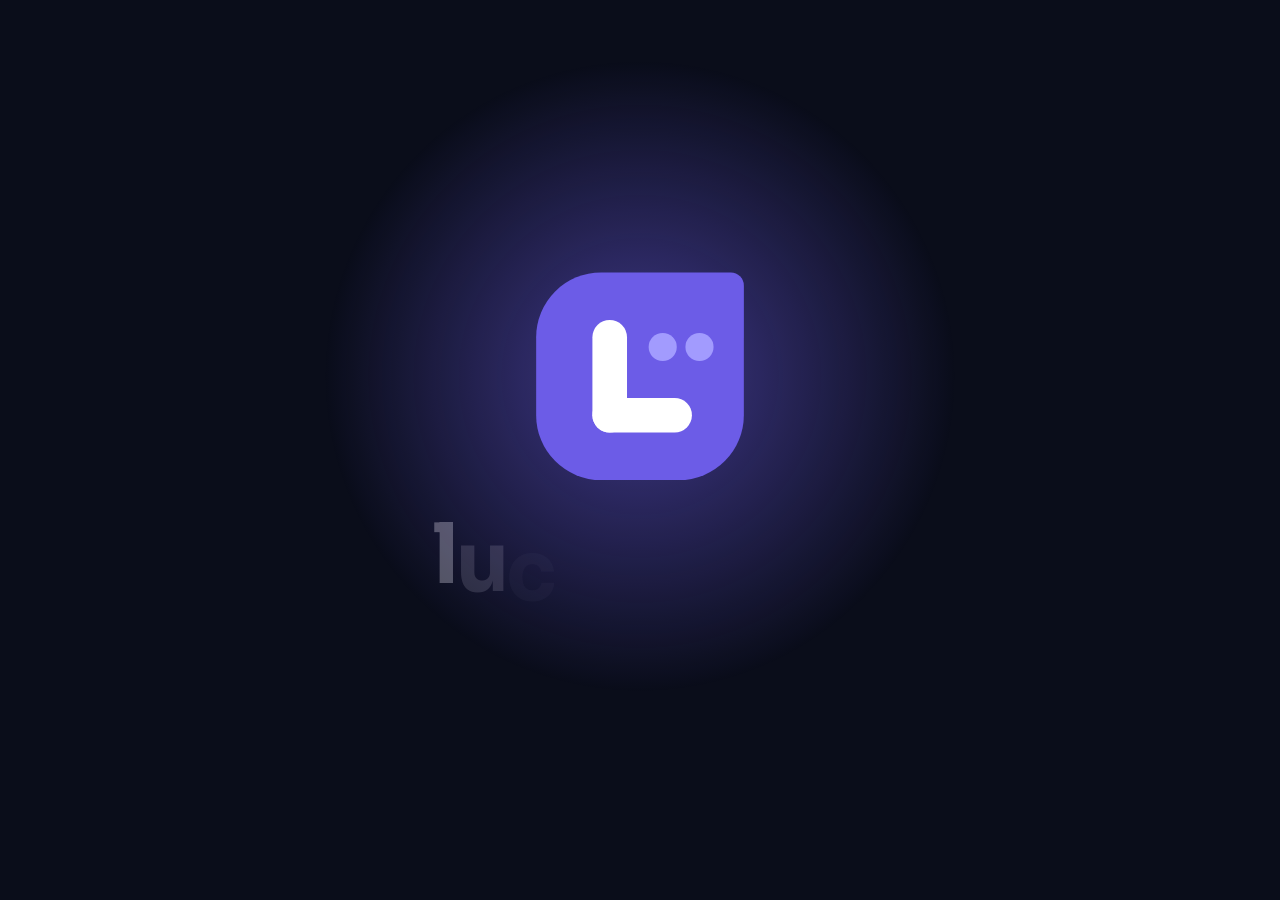
<file: index.html>
<!doctype html>
<html lang="en">
<head>
  <meta charset="utf-8">
  <meta name="viewport" content="width=device-width, initial-scale=1, viewport-fit=cover">
  <title>Lucito Labs</title>
  <meta name="description" content="Lucito Labs is an independent studio making small mobile games. Tempo Dash: Rhythm Runner is out now on Google Play.">
  <meta name="theme-color" content="#0a0d1a">
  <link rel="canonical" href="https://lucitolabs.com/">
  <link rel="icon" href="favicon.ico" sizes="any">
  <link rel="icon" href="assets/favicon.svg" type="image/svg+xml">
  <link rel="apple-touch-icon" href="assets/apple-touch-icon-180.png">
  <meta property="og:type" content="website">
  <meta property="og:url" content="https://lucitolabs.com/">
  <meta property="og:title" content="Lucito Labs">
  <meta property="og:description" content="Small games with a beat. Tempo Dash: Rhythm Runner is out now on Google Play.">
  <meta property="og:image" content="https://lucitolabs.com/assets/og.png">
  <meta property="og:image:width" content="1200">
  <meta property="og:image:height" content="630">
  <meta name="twitter:card" content="summary_large_image">
  <link rel="preload" href="assets/fonts/sora.ttf" as="font" type="font/ttf" crossorigin>
  <link rel="stylesheet" href="assets/home.css">
  <script src="assets/splash.js"></script>
</head>
<body>
  <svg width="0" height="0" style="position:absolute" aria-hidden="true">
    <symbol id="i-youtube" viewBox="0 0 24 24"><path d="M23.498 6.186a3.016 3.016 0 0 0-2.122-2.136C19.505 3.545 12 3.545 12 3.545s-7.505 0-9.377.505A3.017 3.017 0 0 0 .502 6.186C0 8.07 0 12 0 12s0 3.93.502 5.814a3.016 3.016 0 0 0 2.122 2.136c1.871.505 9.376.505 9.376.505s7.505 0 9.377-.505a3.015 3.015 0 0 0 2.122-2.136C24 15.93 24 12 24 12s0-3.93-.502-5.814zM9.545 15.568V8.432L15.818 12l-6.273 3.568z"/></symbol>
    <symbol id="i-tiktok" viewBox="0 0 24 24"><path d="M12.525.02c1.31-.02 2.61-.01 3.91-.02.08 1.53.63 3.09 1.75 4.17 1.12 1.11 2.7 1.62 4.24 1.79v4.03c-1.44-.05-2.89-.35-4.2-.97-.57-.26-1.1-.59-1.62-.93-.01 2.92.01 5.84-.02 8.75-.08 1.4-.54 2.79-1.35 3.94-1.31 1.92-3.58 3.17-5.91 3.21-1.43.08-2.86-.31-4.08-1.03-2.02-1.19-3.44-3.37-3.65-5.71-.02-.5-.03-1-.01-1.49.18-1.9 1.12-3.72 2.58-4.96 1.66-1.44 3.98-2.13 6.15-1.72.02 1.48-.04 2.96-.04 4.44-.99-.32-2.15-.23-3.02.37-.63.41-1.11 1.04-1.36 1.75-.21.51-.15 1.07-.14 1.61.24 1.64 1.82 3.02 3.5 2.87 1.12-.01 2.19-.66 2.77-1.61.19-.33.4-.67.41-1.06.1-1.79.06-3.57.07-5.36.01-4.03-.01-8.05.02-12.07z"/></symbol>
    <symbol id="i-instagram" viewBox="0 0 24 24"><path d="M7.0301.084c-1.2768.0602-2.1487.264-2.911.5634-.7888.3075-1.4575.72-2.1228 1.3877-.6652.6677-1.075 1.3368-1.3802 2.127-.2954.7638-.4956 1.6365-.552 2.914-.0564 1.2775-.0689 1.6882-.0626 4.947.0062 3.2586.0206 3.6671.0825 4.9473.061 1.2765.264 2.1482.5635 2.9107.308.7889.72 1.4573 1.388 2.1228.6679.6655 1.3365 1.0743 2.1285 1.38.7632.295 1.6361.4961 2.9134.552 1.2773.056 1.6884.069 4.9462.0627 3.2578-.0062 3.668-.0207 4.9478-.0814 1.28-.0607 2.147-.2652 2.9098-.5633.7889-.3086 1.4578-.72 2.1228-1.3881.665-.6682 1.0745-1.3378 1.3795-2.1284.2957-.7632.4966-1.636.552-2.9124.056-1.2809.0692-1.6898.063-4.948-.0063-3.2583-.021-3.6668-.0817-4.9465-.0607-1.2797-.264-2.1487-.5633-2.9117-.3084-.7889-.72-1.4568-1.3876-2.1228C21.2982 1.33 20.628.9208 19.8378.6165 19.074.321 18.2017.1197 16.9244.0645 15.6471.0093 15.236-.005 11.977.0014 8.718.0076 8.31.0215 7.0301.0839m.1402 21.6932c-1.17-.0509-1.8053-.2453-2.2287-.408-.5606-.216-.96-.4771-1.3819-.895-.422-.4178-.6811-.8186-.9-1.378-.1644-.4234-.3624-1.058-.4171-2.228-.0595-1.2645-.072-1.6442-.079-4.848-.007-3.2037.0053-3.583.0607-4.848.05-1.169.2456-1.805.408-2.2282.216-.5613.4762-.96.895-1.3816.4188-.4217.8184-.6814 1.3783-.9003.423-.1651 1.0575-.3614 2.227-.4171 1.2655-.06 1.6447-.072 4.848-.079 3.2033-.007 3.5835.005 4.8495.0608 1.169.0508 1.8053.2445 2.228.408.5608.216.96.4754 1.3816.895.4217.4194.6816.8176.9005 1.3787.1653.4217.3617 1.056.4169 2.2263.0602 1.2655.0739 1.645.0796 4.848.0058 3.203-.0055 3.5834-.061 4.848-.051 1.17-.245 1.8055-.408 2.2294-.216.5604-.4763.96-.8954 1.3814-.419.4215-.8181.6811-1.3783.9-.4224.1649-1.0577.3617-2.2262.4174-1.2656.0595-1.6448.072-4.8493.079-3.2045.007-3.5825-.006-4.848-.0608M16.953 5.5864A1.44 1.44 0 1 0 18.39 4.144a1.44 1.44 0 0 0-1.437 1.4424M5.8385 12.012c.0067 3.4032 2.7706 6.1557 6.173 6.1493 3.4026-.0065 6.157-2.7701 6.1506-6.1733-.0065-3.4032-2.771-6.1565-6.174-6.1498-3.403.0067-6.156 2.771-6.1496 6.1738M8 12.0077a4 4 0 1 1 4.008 3.9921A3.9996 3.9996 0 0 1 8 12.0077"/></symbol>
    <symbol id="i-play" viewBox="0 0 24 24"><path d="M6 4.6v14.8a1 1 0 0 0 1.52.85l12.1-7.4a1 1 0 0 0 0-1.7L7.52 3.75A1 1 0 0 0 6 4.6z"/></symbol>
    <symbol id="i-mail" viewBox="0 0 24 24"><rect class="icon-stroke" x="3" y="5" width="18" height="14" rx="3"/><path class="icon-stroke" d="m4 7 8 6 8-6"/></symbol>
    <symbol id="i-close" viewBox="0 0 24 24"><path class="icon-stroke" d="M6 6l12 12M18 6 6 18"/></symbol>
    <symbol id="i-phone" viewBox="0 0 24 24"><rect class="icon-stroke" x="6.5" y="2.5" width="11" height="19" rx="3"/><path class="icon-stroke" d="M11 18.5h2"/></symbol>
  </svg>

  <header data-rise style="--i:0">
    <a class="brand" href="./" aria-label="Lucito Labs home">
      <svg viewBox="0 0 96 96" aria-hidden="true"><path fill="#6c5ce7" d="M30 0H90A6 6 0 0 1 96 6V66A30 30 0 0 1 66 96H30A30 30 0 0 1 0 66V30A30 30 0 0 1 30 0Z"/><rect x="26" y="22" width="16" height="52" rx="8" fill="#fff"/><rect x="26" y="58" width="46" height="16" rx="8" fill="#fff"/><circle class="tile-eye" cx="58.5" cy="34.5" r="6.5" fill="#a29bfe"/><circle class="tile-eye" cx="75.5" cy="34.5" r="6.5" fill="#a29bfe"/></svg>
      <span><b>lucito</b> <i>labs</i></span>
    </a>
    <nav class="social" aria-label="Lucito Labs on social media">
      <a href="https://www.youtube.com/@LucitoLabs" aria-label="YouTube"><svg class="icon"><use href="#i-youtube"/></svg></a>
      <a href="https://www.tiktok.com/@lucito.labs" aria-label="TikTok"><svg class="icon"><use href="#i-tiktok"/></svg></a>
      <a href="https://www.instagram.com/lucitolabs/" aria-label="Instagram"><svg class="icon"><use href="#i-instagram"/></svg></a>
    </nav>
  </header>

  <main>
    <section>
      <p class="mono muted" data-rise style="--i:1">Independent mobile game studio</p>
      <h1 data-rise style="--i:2">Small games<br><em>with a beat</em><span class="beat" aria-hidden="true"></span></h1>
      <p class="lede" data-rise style="--i:3">We make short, sharp games for your phone. The first one is out now.</p>

      <article class="game" data-rise style="--i:4">
        <img src="assets/media/tempo-dash-icon.png" alt="" width="72" height="72">
        <h2>Tempo Dash: Rhythm Runner</h2>
        <p>The track and the music speed up together. Every boss is a song.</p>
        <div class="actions">
          <a class="store" href="https://play.google.com/store/apps/details?id=com.lucito.tempodash"><img src="assets/google-play-badge.png" alt="Get it on Google Play" width="188" height="56"></a>
          <button class="btn" type="button" data-trailer><span class="disc"><svg class="icon"><use href="#i-play"/></svg></span>Watch trailer</button>
          <span class="soon"><svg class="icon"><use href="#i-phone"/></svg>App Store: coming soon</span>
        </div>
      </article>
    </section>

    <figure data-rise style="--i:3">
      <div class="phone"><video src="assets/media/reel.mp4" poster="assets/media/reel-poster.jpg" autoplay muted loop playsinline aria-label="Tempo Dash gameplay: orbit, run and hop"></video></div>
      <ul class="modes mono" aria-hidden="true"><li class="on">Orbit</li><li>Run</li><li>Hop</li></ul>
      <button class="play-fab" type="button" data-trailer aria-label="Watch the Tempo Dash trailer"><svg class="icon"><use href="#i-play"/></svg></button>
    </figure>
  </main>

  <footer data-rise style="--i:5">
    <a class="mail link-u" href="mailto:hello@lucitolabs.com"><svg class="icon"><use href="#i-mail"/></svg>hello@lucitolabs.com</a>
    <div class="legal"><a class="link-u" href="tempo-dash/privacy.html">Privacy</a><span>&copy; 2026 Lucito Labs</span></div>
  </footer>

  <dialog class="trailer" aria-label="Tempo Dash trailer">
    <p class="caption mono muted">Tempo Dash: Rhythm Runner &middot; Official trailer</p>
    <button class="close" type="button" aria-label="Close trailer"><svg class="icon"><use href="#i-close"/></svg></button>
    <div class="frame"></div>
  </dialog>

  <script>
    (() => {
      const video = document.querySelector(".phone video");
      const modes = document.querySelectorAll(".modes li");
      const still = matchMedia("(prefers-reduced-motion: reduce)").matches;
      if (still) { video.removeAttribute("autoplay"); video.pause(); }
      video.addEventListener("timeupdate", () => {
        const k = Math.min(2, Math.floor(video.currentTime / 5));
        modes.forEach((m, i) => m.classList.toggle("on", i === k));
      });

      const dialog = document.querySelector(".trailer");
      const frame = dialog.querySelector(".frame");
      const open = () => {
        frame.innerHTML = '<iframe src="https://www.youtube-nocookie.com/embed/CpBeDN_Ez5A?autoplay=1&rel=0&playsinline=1" title="Tempo Dash: Rhythm Runner trailer" allow="autoplay; encrypted-media; picture-in-picture; fullscreen" allowfullscreen></iframe>';
        video.pause();
        dialog.showModal();
      };
      document.querySelectorAll("[data-trailer]").forEach((b) => b.addEventListener("click", open));
      dialog.querySelector(".close").addEventListener("click", () => dialog.close());
      dialog.addEventListener("click", (e) => { if (e.target === dialog) dialog.close(); });
      dialog.addEventListener("close", () => { frame.innerHTML = ""; if (!still) video.play().catch(() => {}); });
    })();
  </script>
</body>
</html>
</file>
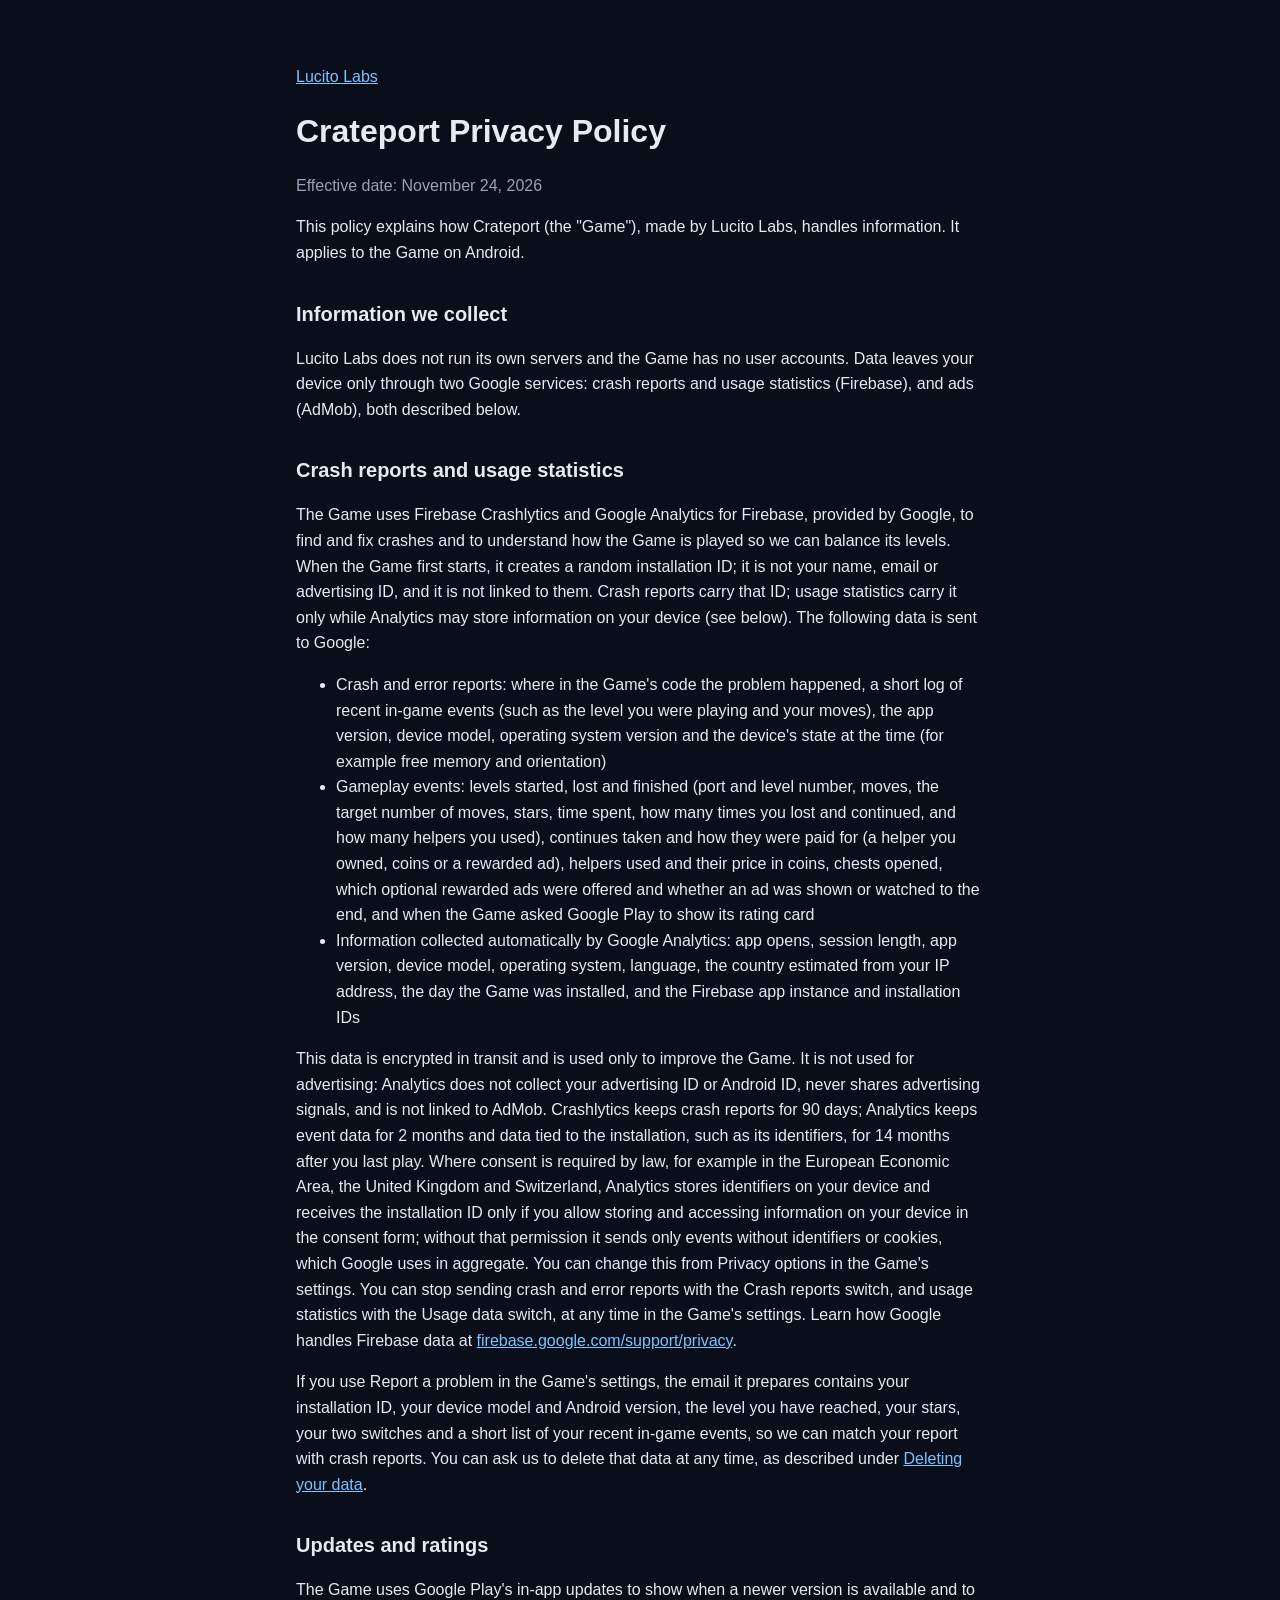
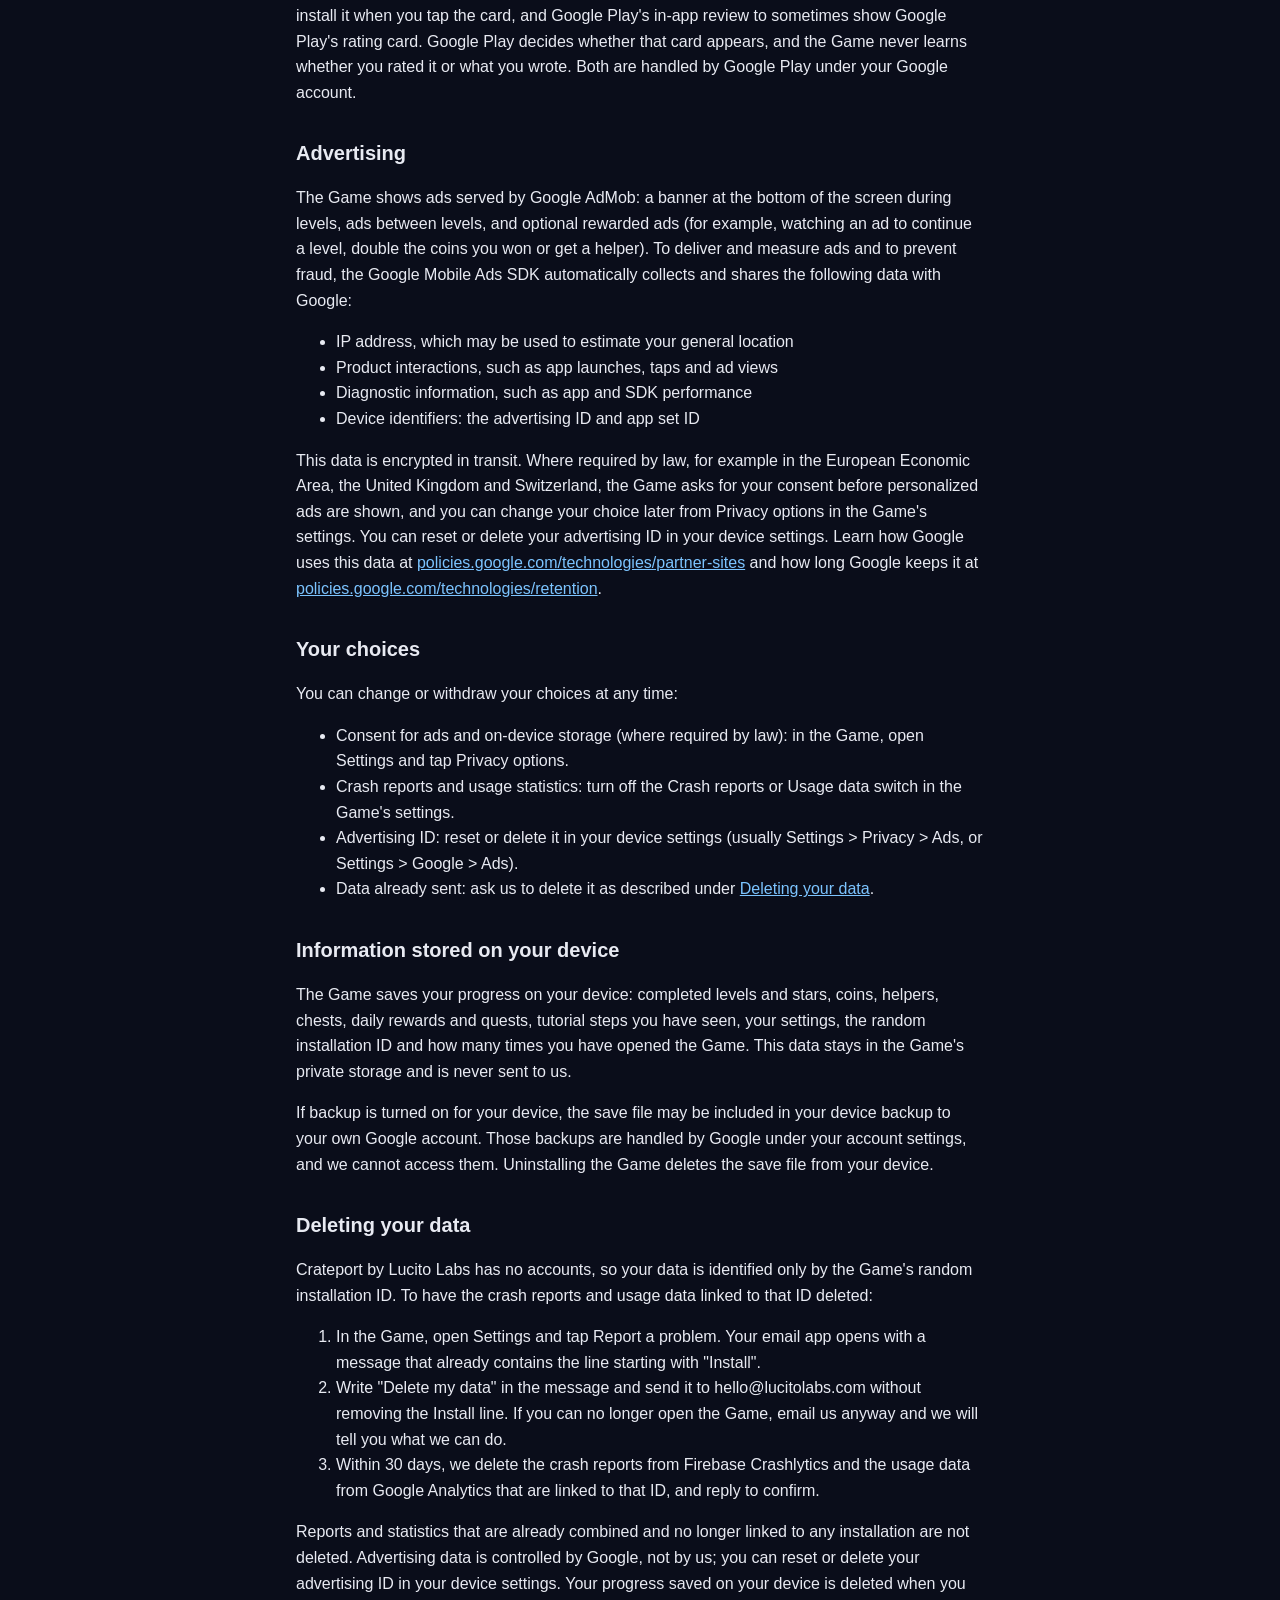
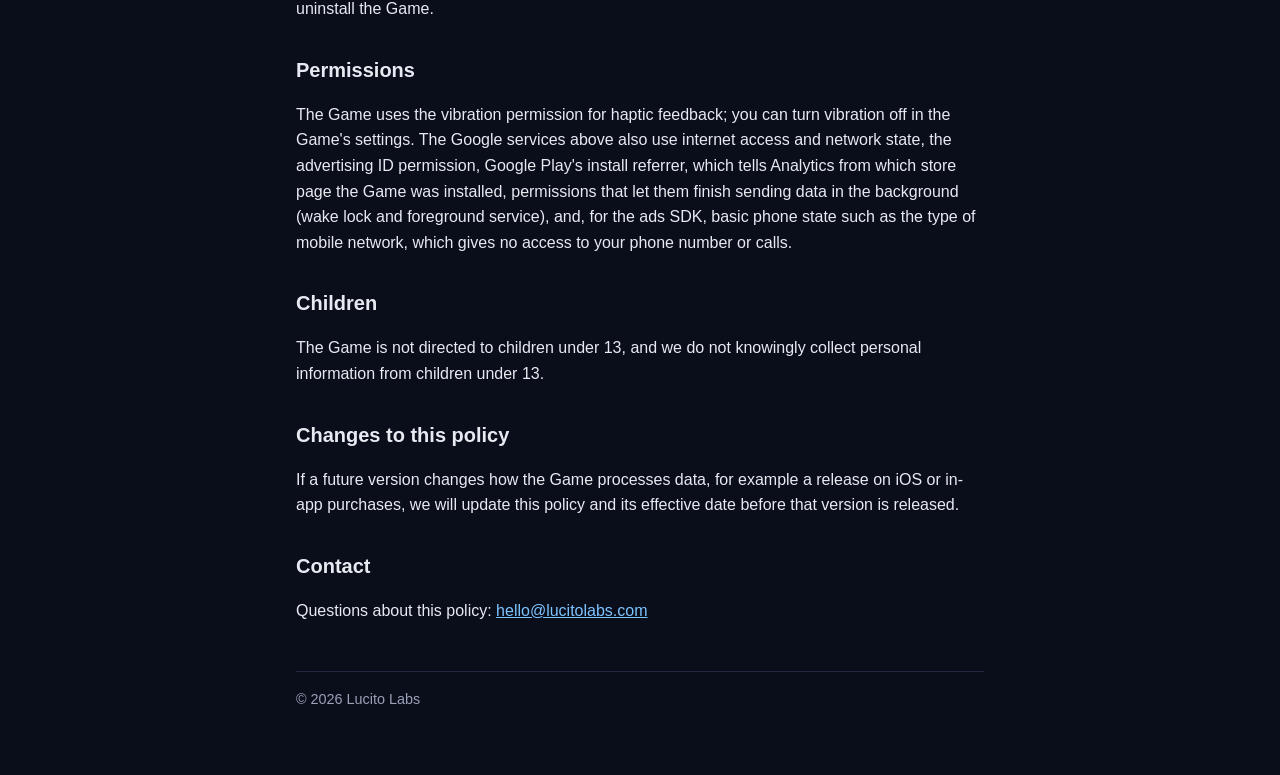
<file: crateport/privacy.html>
<!doctype html>
<html lang="en">
<head>
  <meta charset="utf-8">
  <meta name="viewport" content="width=device-width, initial-scale=1">
  <title>Crateport Privacy Policy</title>
  <meta name="description" content="Privacy policy for Crateport by Lucito Labs.">
  <link rel="icon" href="../favicon.ico" sizes="any">
  <link rel="icon" href="../assets/favicon.svg" type="image/svg+xml">
  <link rel="apple-touch-icon" href="../assets/apple-touch-icon-180.png">
  <link rel="stylesheet" href="../style.css">
</head>
<body>
  <main>
    <p><a href="../">Lucito Labs</a></p>
    <h1>Crateport Privacy Policy</h1>
    <p class="muted">Effective date: November 24, 2026</p>

    <p>This policy explains how Crateport (the "Game"), made by Lucito Labs, handles information. It applies to the Game on Android.</p>

    <h2>Information we collect</h2>
    <p>Lucito Labs does not run its own servers and the Game has no user accounts. Data leaves your device only through two Google services: crash reports and usage statistics (Firebase), and ads (AdMob), both described below.</p>

    <h2>Crash reports and usage statistics</h2>
    <p>The Game uses Firebase Crashlytics and Google Analytics for Firebase, provided by Google, to find and fix crashes and to understand how the Game is played so we can balance its levels. When the Game first starts, it creates a random installation ID; it is not your name, email or advertising ID, and it is not linked to them. Crash reports carry that ID; usage statistics carry it only while Analytics may store information on your device (see below). The following data is sent to Google:</p>
    <ul>
      <li>Crash and error reports: where in the Game's code the problem happened, a short log of recent in-game events (such as the level you were playing and your moves), the app version, device model, operating system version and the device's state at the time (for example free memory and orientation)</li>
      <li>Gameplay events: levels started, lost and finished (port and level number, moves, the target number of moves, stars, time spent, how many times you lost and continued, and how many helpers you used), continues taken and how they were paid for (a helper you owned, coins or a rewarded ad), helpers used and their price in coins, chests opened, which optional rewarded ads were offered and whether an ad was shown or watched to the end, and when the Game asked Google Play to show its rating card</li>
      <li>Information collected automatically by Google Analytics: app opens, session length, app version, device model, operating system, language, the country estimated from your IP address, the day the Game was installed, and the Firebase app instance and installation IDs</li>
    </ul>
    <p>This data is encrypted in transit and is used only to improve the Game. It is not used for advertising: Analytics does not collect your advertising ID or Android ID, never shares advertising signals, and is not linked to AdMob. Crashlytics keeps crash reports for 90 days; Analytics keeps event data for 2 months and data tied to the installation, such as its identifiers, for 14 months after you last play. Where consent is required by law, for example in the European Economic Area, the United Kingdom and Switzerland, Analytics stores identifiers on your device and receives the installation ID only if you allow storing and accessing information on your device in the consent form; without that permission it sends only events without identifiers or cookies, which Google uses in aggregate. You can change this from Privacy options in the Game's settings. You can stop sending crash and error reports with the Crash reports switch, and usage statistics with the Usage data switch, at any time in the Game's settings. Learn how Google handles Firebase data at <a href="https://firebase.google.com/support/privacy">firebase.google.com/support/privacy</a>.</p>
    <p>If you use Report a problem in the Game's settings, the email it prepares contains your installation ID, your device model and Android version, the level you have reached, your stars, your two switches and a short list of your recent in-game events, so we can match your report with crash reports. You can ask us to delete that data at any time, as described under <a href="#data-deletion">Deleting your data</a>.</p>

    <h2>Updates and ratings</h2>
    <p>The Game uses Google Play's in-app updates to show when a newer version is available and to install it when you tap the card, and Google Play's in-app review to sometimes show Google Play's rating card. Google Play decides whether that card appears, and the Game never learns whether you rated it or what you wrote. Both are handled by Google Play under your Google account.</p>

    <h2>Advertising</h2>
    <p>The Game shows ads served by Google AdMob: a banner at the bottom of the screen during levels, ads between levels, and optional rewarded ads (for example, watching an ad to continue a level, double the coins you won or get a helper). To deliver and measure ads and to prevent fraud, the Google Mobile Ads SDK automatically collects and shares the following data with Google:</p>
    <ul>
      <li>IP address, which may be used to estimate your general location</li>
      <li>Product interactions, such as app launches, taps and ad views</li>
      <li>Diagnostic information, such as app and SDK performance</li>
      <li>Device identifiers: the advertising ID and app set ID</li>
    </ul>
    <p>This data is encrypted in transit. Where required by law, for example in the European Economic Area, the United Kingdom and Switzerland, the Game asks for your consent before personalized ads are shown, and you can change your choice later from Privacy options in the Game's settings. You can reset or delete your advertising ID in your device settings. Learn how Google uses this data at <a href="https://policies.google.com/technologies/partner-sites">policies.google.com/technologies/partner-sites</a> and how long Google keeps it at <a href="https://policies.google.com/technologies/retention">policies.google.com/technologies/retention</a>.</p>

    <h2 id="your-choices">Your choices</h2>
    <p>You can change or withdraw your choices at any time:</p>
    <ul>
      <li>Consent for ads and on-device storage (where required by law): in the Game, open Settings and tap Privacy options.</li>
      <li>Crash reports and usage statistics: turn off the Crash reports or Usage data switch in the Game's settings.</li>
      <li>Advertising ID: reset or delete it in your device settings (usually Settings &gt; Privacy &gt; Ads, or Settings &gt; Google &gt; Ads).</li>
      <li>Data already sent: ask us to delete it as described under <a href="#data-deletion">Deleting your data</a>.</li>
    </ul>

    <h2>Information stored on your device</h2>
    <p>The Game saves your progress on your device: completed levels and stars, coins, helpers, chests, daily rewards and quests, tutorial steps you have seen, your settings, the random installation ID and how many times you have opened the Game. This data stays in the Game's private storage and is never sent to us.</p>
    <p>If backup is turned on for your device, the save file may be included in your device backup to your own Google account. Those backups are handled by Google under your account settings, and we cannot access them. Uninstalling the Game deletes the save file from your device.</p>

    <h2 id="data-deletion">Deleting your data</h2>
    <p>Crateport by Lucito Labs has no accounts, so your data is identified only by the Game's random installation ID. To have the crash reports and usage data linked to that ID deleted:</p>
    <ol>
      <li>In the Game, open Settings and tap Report a problem. Your email app opens with a message that already contains the line starting with "Install".</li>
      <li>Write "Delete my data" in the message and send it to hello@lucitolabs.com without removing the Install line. If you can no longer open the Game, email us anyway and we will tell you what we can do.</li>
      <li>Within 30 days, we delete the crash reports from Firebase Crashlytics and the usage data from Google Analytics that are linked to that ID, and reply to confirm.</li>
    </ol>
    <p>Reports and statistics that are already combined and no longer linked to any installation are not deleted. Advertising data is controlled by Google, not by us; you can reset or delete your advertising ID in your device settings. Your progress saved on your device is deleted when you uninstall the Game.</p>

    <h2>Permissions</h2>
    <p>The Game uses the vibration permission for haptic feedback; you can turn vibration off in the Game's settings. The Google services above also use internet access and network state, the advertising ID permission, Google Play's install referrer, which tells Analytics from which store page the Game was installed, permissions that let them finish sending data in the background (wake lock and foreground service), and, for the ads SDK, basic phone state such as the type of mobile network, which gives no access to your phone number or calls.</p>

    <h2>Children</h2>
    <p>The Game is not directed to children under 13, and we do not knowingly collect personal information from children under 13.</p>

    <h2>Changes to this policy</h2>
    <p>If a future version changes how the Game processes data, for example a release on iOS or in-app purchases, we will update this policy and its effective date before that version is released.</p>

    <h2>Contact</h2>
    <p>Questions about this policy: <a href="mailto:hello@lucitolabs.com">hello@lucitolabs.com</a></p>

    <footer>&copy; 2026 Lucito Labs</footer>
  </main>
</body>
</html>
</file>
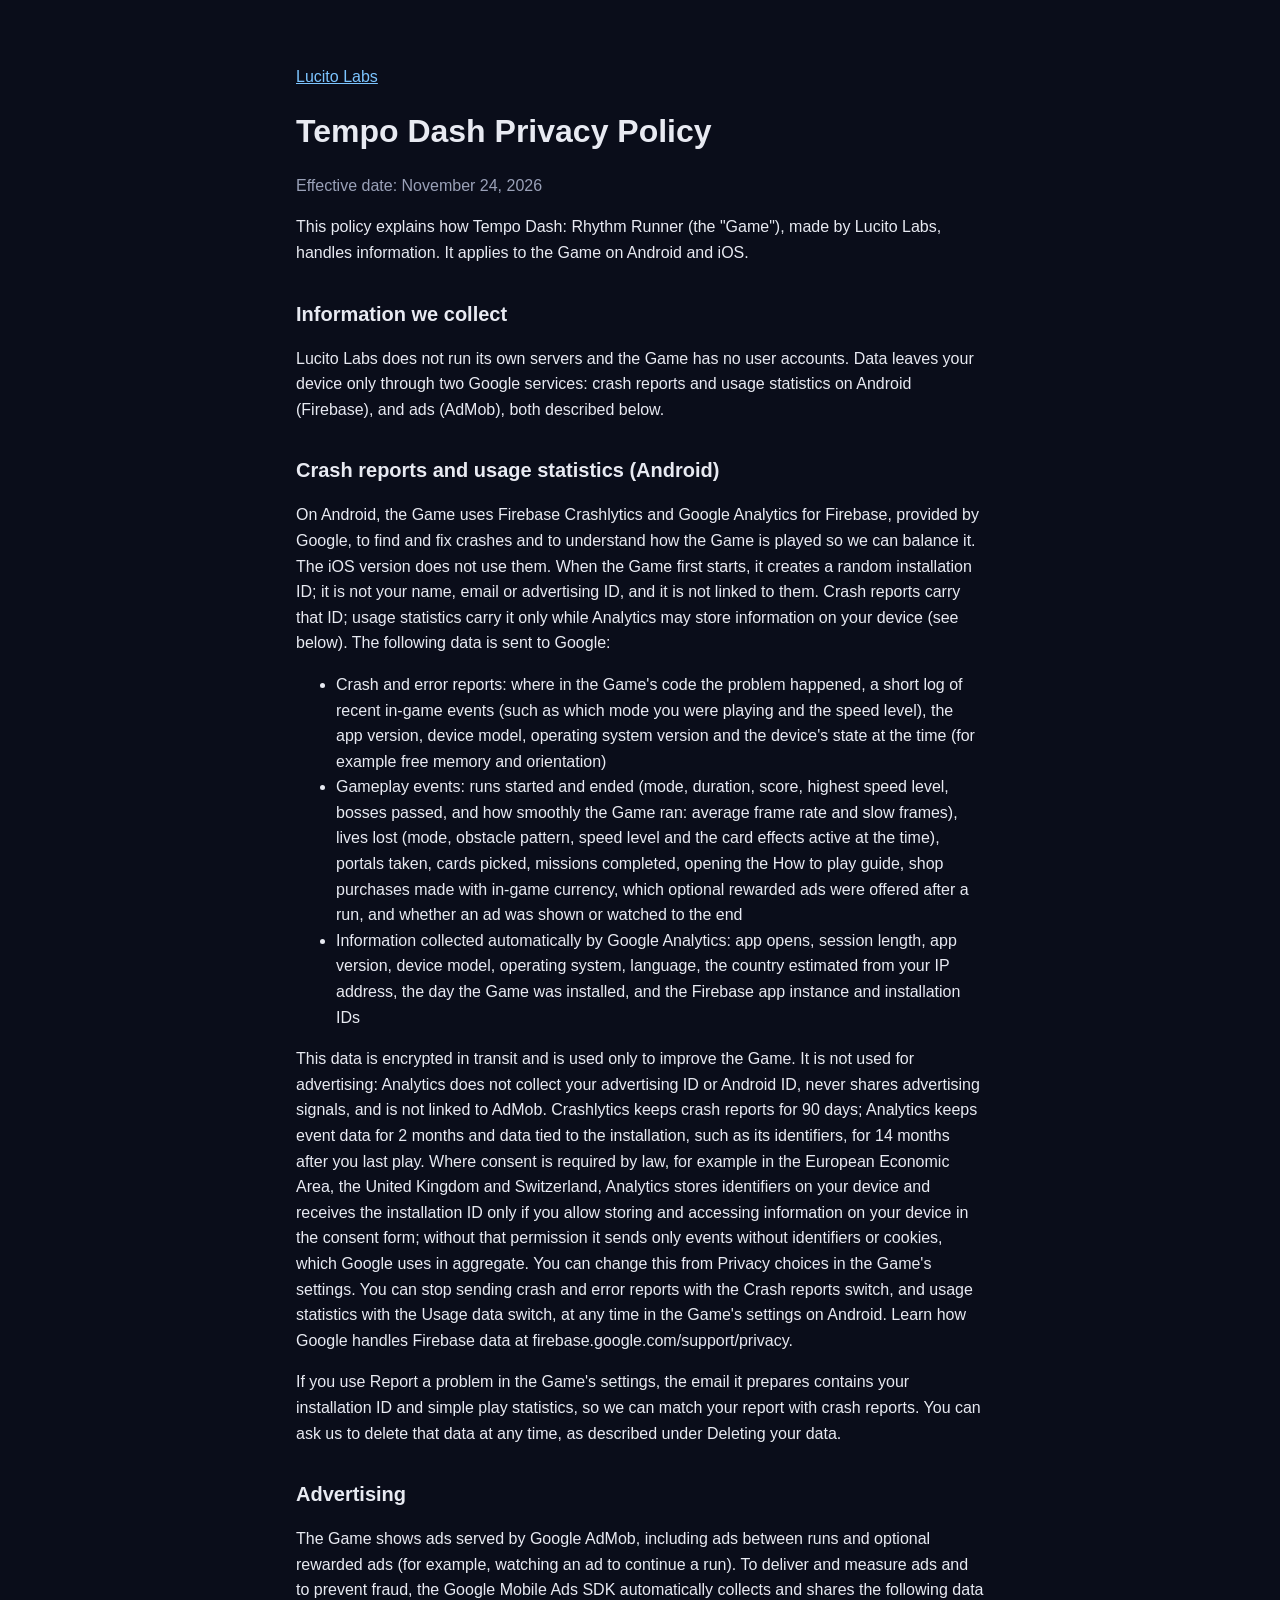
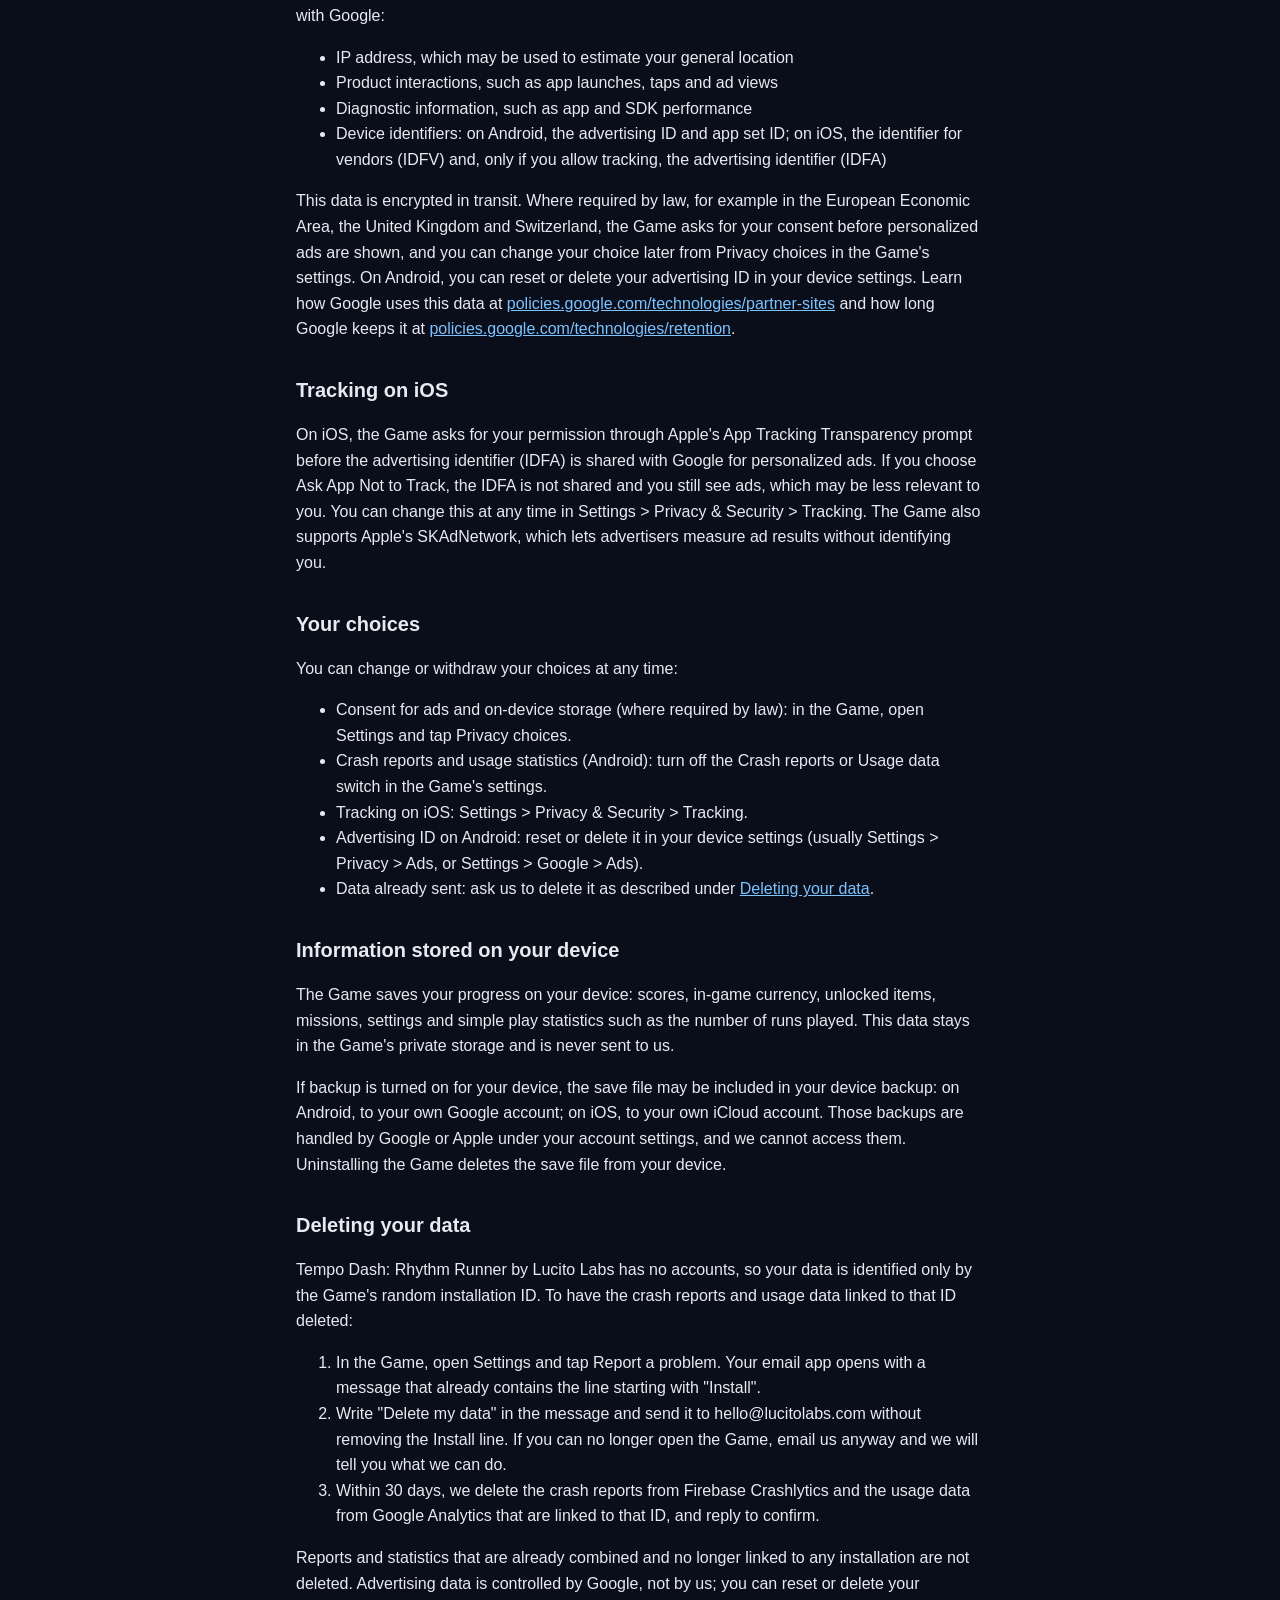
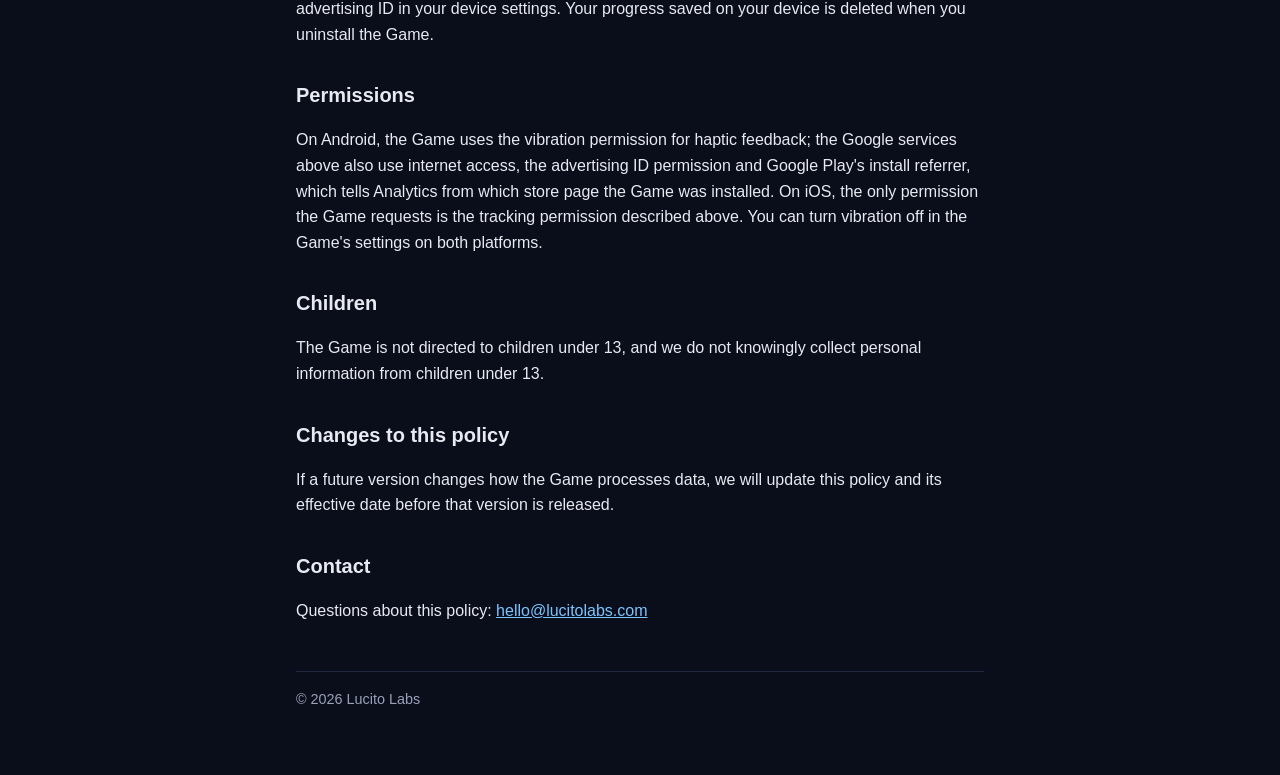
<file: tempo-dash/privacy.html>
<!doctype html>
<html lang="en">
<head>
  <meta charset="utf-8">
  <meta name="viewport" content="width=device-width, initial-scale=1">
  <title>Tempo Dash Privacy Policy</title>
  <meta name="description" content="Privacy policy for Tempo Dash: Rhythm Runner by Lucito Labs.">
  <link rel="icon" href="../favicon.ico" sizes="any">
  <link rel="icon" href="../assets/favicon.svg" type="image/svg+xml">
  <link rel="apple-touch-icon" href="../assets/apple-touch-icon-180.png">
  <link rel="stylesheet" href="../style.css">
</head>
<body>
  <main>
    <p><a href="../">Lucito Labs</a></p>
    <h1>Tempo Dash Privacy Policy</h1>
    <p class="muted">Effective date: November 24, 2026</p>

    <p>This policy explains how Tempo Dash: Rhythm Runner (the "Game"), made by Lucito Labs, handles information. It applies to the Game on Android and iOS.</p>

    <h2>Information we collect</h2>
    <p>Lucito Labs does not run its own servers and the Game has no user accounts. Data leaves your device only through two Google services: crash reports and usage statistics on Android (Firebase), and ads (AdMob), both described below.</p>

    <h2>Crash reports and usage statistics (Android)</h2>
    <p>On Android, the Game uses Firebase Crashlytics and Google Analytics for Firebase, provided by Google, to find and fix crashes and to understand how the Game is played so we can balance it. The iOS version does not use them. When the Game first starts, it creates a random installation ID; it is not your name, email or advertising ID, and it is not linked to them. Crash reports carry that ID; usage statistics carry it only while Analytics may store information on your device (see below). The following data is sent to Google:</p>
    <ul>
      <li>Crash and error reports: where in the Game's code the problem happened, a short log of recent in-game events (such as which mode you were playing and the speed level), the app version, device model, operating system version and the device's state at the time (for example free memory and orientation)</li>
      <li>Gameplay events: runs started and ended (mode, duration, score, highest speed level, bosses passed, and how smoothly the Game ran: average frame rate and slow frames), lives lost (mode, obstacle pattern, speed level and the card effects active at the time), portals taken, cards picked, missions completed, opening the How to play guide, shop purchases made with in-game currency, which optional rewarded ads were offered after a run, and whether an ad was shown or watched to the end</li>
      <li>Information collected automatically by Google Analytics: app opens, session length, app version, device model, operating system, language, the country estimated from your IP address, the day the Game was installed, and the Firebase app instance and installation IDs</li>
    </ul>
    <p>This data is encrypted in transit and is used only to improve the Game. It is not used for advertising: Analytics does not collect your advertising ID or Android ID, never shares advertising signals, and is not linked to AdMob. Crashlytics keeps crash reports for 90 days; Analytics keeps event data for 2 months and data tied to the installation, such as its identifiers, for 14 months after you last play. Where consent is required by law, for example in the European Economic Area, the United Kingdom and Switzerland, Analytics stores identifiers on your device and receives the installation ID only if you allow storing and accessing information on your device in the consent form; without that permission it sends only events without identifiers or cookies, which Google uses in aggregate. You can change this from Privacy choices in the Game's settings. You can stop sending crash and error reports with the Crash reports switch, and usage statistics with the Usage data switch, at any time in the Game's settings on Android. Learn how Google handles Firebase data at firebase.google.com/support/privacy.</p>
    <p>If you use Report a problem in the Game's settings, the email it prepares contains your installation ID and simple play statistics, so we can match your report with crash reports. You can ask us to delete that data at any time, as described under Deleting your data.</p>

    <h2>Advertising</h2>
    <p>The Game shows ads served by Google AdMob, including ads between runs and optional rewarded ads (for example, watching an ad to continue a run). To deliver and measure ads and to prevent fraud, the Google Mobile Ads SDK automatically collects and shares the following data with Google:</p>
    <ul>
      <li>IP address, which may be used to estimate your general location</li>
      <li>Product interactions, such as app launches, taps and ad views</li>
      <li>Diagnostic information, such as app and SDK performance</li>
      <li>Device identifiers: on Android, the advertising ID and app set ID; on iOS, the identifier for vendors (IDFV) and, only if you allow tracking, the advertising identifier (IDFA)</li>
    </ul>
    <p>This data is encrypted in transit. Where required by law, for example in the European Economic Area, the United Kingdom and Switzerland, the Game asks for your consent before personalized ads are shown, and you can change your choice later from Privacy choices in the Game's settings. On Android, you can reset or delete your advertising ID in your device settings. Learn how Google uses this data at <a href="https://policies.google.com/technologies/partner-sites">policies.google.com/technologies/partner-sites</a> and how long Google keeps it at <a href="https://policies.google.com/technologies/retention">policies.google.com/technologies/retention</a>.</p>

    <h2>Tracking on iOS</h2>
    <p>On iOS, the Game asks for your permission through Apple's App Tracking Transparency prompt before the advertising identifier (IDFA) is shared with Google for personalized ads. If you choose Ask App Not to Track, the IDFA is not shared and you still see ads, which may be less relevant to you. You can change this at any time in Settings &gt; Privacy &amp; Security &gt; Tracking. The Game also supports Apple's SKAdNetwork, which lets advertisers measure ad results without identifying you.</p>

    <h2 id="your-choices">Your choices</h2>
    <p>You can change or withdraw your choices at any time:</p>
    <ul>
      <li>Consent for ads and on-device storage (where required by law): in the Game, open Settings and tap Privacy choices.</li>
      <li>Crash reports and usage statistics (Android): turn off the Crash reports or Usage data switch in the Game's settings.</li>
      <li>Tracking on iOS: Settings &gt; Privacy &amp; Security &gt; Tracking.</li>
      <li>Advertising ID on Android: reset or delete it in your device settings (usually Settings &gt; Privacy &gt; Ads, or Settings &gt; Google &gt; Ads).</li>
      <li>Data already sent: ask us to delete it as described under <a href="#data-deletion">Deleting your data</a>.</li>
    </ul>

    <h2>Information stored on your device</h2>
    <p>The Game saves your progress on your device: scores, in-game currency, unlocked items, missions, settings and simple play statistics such as the number of runs played. This data stays in the Game's private storage and is never sent to us.</p>
    <p>If backup is turned on for your device, the save file may be included in your device backup: on Android, to your own Google account; on iOS, to your own iCloud account. Those backups are handled by Google or Apple under your account settings, and we cannot access them. Uninstalling the Game deletes the save file from your device.</p>

    <h2 id="data-deletion">Deleting your data</h2>
    <p>Tempo Dash: Rhythm Runner by Lucito Labs has no accounts, so your data is identified only by the Game's random installation ID. To have the crash reports and usage data linked to that ID deleted:</p>
    <ol>
      <li>In the Game, open Settings and tap Report a problem. Your email app opens with a message that already contains the line starting with "Install".</li>
      <li>Write "Delete my data" in the message and send it to hello@lucitolabs.com without removing the Install line. If you can no longer open the Game, email us anyway and we will tell you what we can do.</li>
      <li>Within 30 days, we delete the crash reports from Firebase Crashlytics and the usage data from Google Analytics that are linked to that ID, and reply to confirm.</li>
    </ol>
    <p>Reports and statistics that are already combined and no longer linked to any installation are not deleted. Advertising data is controlled by Google, not by us; you can reset or delete your advertising ID in your device settings. Your progress saved on your device is deleted when you uninstall the Game.</p>

    <h2>Permissions</h2>
    <p>On Android, the Game uses the vibration permission for haptic feedback; the Google services above also use internet access, the advertising ID permission and Google Play's install referrer, which tells Analytics from which store page the Game was installed. On iOS, the only permission the Game requests is the tracking permission described above. You can turn vibration off in the Game's settings on both platforms.</p>

    <h2>Children</h2>
    <p>The Game is not directed to children under 13, and we do not knowingly collect personal information from children under 13.</p>

    <h2>Changes to this policy</h2>
    <p>If a future version changes how the Game processes data, we will update this policy and its effective date before that version is released.</p>

    <h2>Contact</h2>
    <p>Questions about this policy: <a href="mailto:hello@lucitolabs.com">hello@lucitolabs.com</a></p>

    <footer>&copy; 2026 Lucito Labs</footer>
  </main>
</body>
</html>
</file>
<file: assets/home.css>
@font-face { font-family: "Sora"; src: url("fonts/sora.ttf") format("truetype"); font-weight: 100 800; font-display: swap; }
@font-face { font-family: "JetBrains Mono"; src: url("fonts/jetbrains_mono_regular.ttf") format("truetype"); font-weight: 400; font-display: swap; }

:root {
  --bg: #0a0d1a;
  --ink: #e8e6f5;
  --muted: #8b88a8;
  --line: rgba(232, 230, 245, 0.12);
  --purple: #6c5ce7;
  --lavender: #a29bfe;
  --yellow: #ffd14c;
  --pad: clamp(16px, 4vw, 48px);
  --ease-out: cubic-bezier(0.16, 1, 0.3, 1);
  color-scheme: dark;
}

* { box-sizing: border-box; }
html { background: var(--bg); }
body {
  margin: 0;
  min-height: 100dvh;
  display: grid;
  grid-template-rows: auto 1fr auto;
  overflow-x: hidden;
  background: var(--bg);
  color: var(--ink);
  font: 400 16px/1.5 "Sora", system-ui, sans-serif;
  -webkit-font-smoothing: antialiased;
}
body::before {
  content: "";
  position: fixed;
  inset: -20vmax;
  z-index: -1;
  pointer-events: none;
  background: radial-gradient(closest-side, rgba(108, 92, 231, 0.42), rgba(108, 92, 231, 0) 70%) 72% 46% / 90vmax 90vmax no-repeat;
  animation: drift 18s ease-in-out infinite alternate;
}
@keyframes drift { to { transform: translate(-4vmax, 3vmax); } }

a { color: inherit; text-decoration: none; }
a:focus-visible, button:focus-visible { outline: 2px solid var(--lavender); outline-offset: 4px; border-radius: 8px; }
img, video { display: block; max-width: 100%; }
.icon { width: 20px; height: 20px; flex: none; fill: currentColor; }
.icon-stroke { fill: none; stroke: currentColor; stroke-width: 2; stroke-linecap: round; stroke-linejoin: round; }
.mono { font-family: "JetBrains Mono", ui-monospace, monospace; font-size: 12px; letter-spacing: 0.08em; text-transform: uppercase; }
.muted { color: var(--muted); }

/* Header */
header, footer { display: flex; align-items: center; justify-content: space-between; gap: 16px; padding: 20px var(--pad); }
.brand { display: inline-flex; align-items: center; gap: 12px; font-size: 22px; line-height: 1; letter-spacing: -0.04em; }
.brand svg { width: 34px; height: 34px; flex: none; }
.brand b { font-weight: 700; }
.brand i { font-style: normal; font-weight: 500; color: var(--lavender); }
.tile-eye { transform-box: fill-box; transform-origin: center; animation: blink 6s infinite; }
@keyframes blink { 0%, 92%, 100% { transform: scaleY(1); } 95% { transform: scaleY(0.15); } }

.social { display: flex; gap: 8px; }
.social a {
  display: grid; place-items: center;
  width: 44px; height: 44px; border-radius: 50%;
  border: 1px solid var(--line); color: var(--ink);
  transition: transform 0.3s var(--ease-out), border-color 0.3s, background 0.3s, color 0.3s;
}
.social a:hover { transform: translateY(-2px); border-color: transparent; background: var(--ink); color: var(--bg); }
.social a:active { transform: scale(0.94); }
.social .icon { width: 18px; height: 18px; }

/* Hero */
main { display: grid; grid-template-columns: minmax(0, 1.15fr) minmax(0, 0.85fr); align-items: center; gap: clamp(24px, 5vw, 80px); padding: 0 var(--pad); }
h1 { margin: 0; font-weight: 700; letter-spacing: -0.055em; line-height: 0.92; font-size: clamp(52px, 8.4vw, 132px); }
h1 em { font-style: normal; color: var(--lavender); }
h1 .beat { display: inline-block; width: 0.22em; height: 0.22em; border-radius: 50%; background: var(--yellow); margin-left: 0.04em; animation: beat 0.46875s infinite; }
@keyframes beat { 0% { transform: scale(1.35); } 40%, 100% { transform: scale(1); } }
.lede { margin: 20px 0 0; max-width: 34ch; color: var(--muted); font-size: clamp(16px, 1.3vw, 19px); }

.game {
  margin-top: clamp(28px, 4vh, 48px);
  display: grid; grid-template-columns: auto 1fr; gap: 6px 18px; align-items: center;
  max-width: 680px; padding: 20px;
  border: 1px solid var(--line); border-radius: 26px;
  background: rgba(17, 21, 39, 0.6); backdrop-filter: blur(12px);
}
.game > img { width: 72px; height: 72px; border-radius: 18px; grid-row: span 2; }
.game h2 { margin: 0; font-size: 20px; letter-spacing: -0.02em; line-height: 1.25; }
.game p { margin: 0; color: var(--muted); font-size: 14px; }
.actions { grid-column: 1 / -1; display: flex; flex-wrap: wrap; align-items: center; gap: 10px; margin-top: 14px; }

.store { display: block; border-radius: 10px; transition: transform 0.3s var(--ease-out), box-shadow 0.3s; }
.store img { height: 56px; width: auto; }
.store:hover { transform: translateY(-2px); box-shadow: 0 12px 32px rgba(108, 92, 231, 0.45); }
.store:active { transform: scale(0.97); }

.btn {
  display: inline-flex; align-items: center; gap: 10px;
  min-height: 56px; padding: 0 22px 0 8px; border-radius: 999px;
  border: 1px solid var(--line); background: none; color: var(--ink);
  font: 600 15px/1 "Sora", sans-serif; cursor: pointer;
  transition: border-color 0.3s, color 0.3s, transform 0.3s var(--ease-out);
}
.btn .disc { display: grid; place-items: center; width: 40px; height: 40px; border-radius: 50%; background: var(--yellow); color: #07080c; transition: transform 0.3s var(--ease-out); }
.btn .disc .icon { width: 16px; height: 16px; }
.btn:hover { border-color: var(--yellow); }
.btn:hover .disc { transform: scale(1.08); }
.btn:active { transform: scale(0.97); }

.soon { display: inline-flex; align-items: center; gap: 8px; min-height: 56px; padding: 0 16px; border-radius: 999px; border: 1px dashed var(--line); color: var(--muted); font-size: 14px; }
.soon .icon { width: 16px; height: 16px; }

/* Phone */
figure { margin: 0; justify-self: center; position: relative; }
.phone { width: min(330px, 28vw); aspect-ratio: 9 / 16; border-radius: 42px; padding: 10px; background: linear-gradient(160deg, #2a2f4a, #121527); box-shadow: 0 40px 120px rgba(108, 92, 231, 0.35), inset 0 0 0 1px rgba(255, 255, 255, 0.08); }
.phone video { width: 100%; height: 100%; object-fit: cover; border-radius: 33px; background: #000; }
.modes { position: absolute; left: -72px; top: 50%; transform: translateY(-50%); display: grid; gap: 14px; margin: 0; padding: 0; list-style: none; }
.modes li { color: var(--muted); transition: color 0.3s; }
.modes li.on { color: var(--yellow); }
.modes li::before { content: ""; display: inline-block; width: 6px; height: 6px; margin-right: 8px; border-radius: 50%; background: currentColor; vertical-align: 2px; }
.play-fab {
  position: absolute; right: -22px; bottom: 56px;
  display: grid; place-items: center; width: 72px; height: 72px; border-radius: 50%;
  border: 0; background: var(--yellow); color: #07080c; cursor: pointer;
  box-shadow: 0 16px 40px rgba(255, 209, 76, 0.3);
  transition: transform 0.35s var(--ease-out);
}
.play-fab .icon { width: 26px; height: 26px; }
.play-fab::after { content: ""; position: absolute; inset: -8px; border-radius: 50%; border: 2px solid var(--yellow); opacity: 0; animation: ring 1.875s infinite; }
@keyframes ring { 0% { opacity: 0.6; transform: scale(0.85); } 100% { opacity: 0; transform: scale(1.35); } }
.play-fab:hover { transform: scale(1.08); }
.play-fab:active { transform: scale(0.95); }

/* Footer */
footer { border-top: 1px solid var(--line); flex-wrap: wrap; }
.mail { display: inline-flex; align-items: center; gap: 12px; font-size: clamp(20px, 2vw, 28px); font-weight: 600; letter-spacing: -0.03em; }
.mail .icon { width: 24px; height: 24px; color: var(--lavender); transition: transform 0.3s var(--ease-out); }
.mail:hover .icon { transform: translateY(-2px) rotate(-8deg); }
.legal { display: flex; gap: 18px; color: var(--muted); font-size: 13px; }
.link-u { background: linear-gradient(currentColor, currentColor) 0 100% / 0 1px no-repeat; transition: background-size 0.35s var(--ease-out), color 0.2s; }
.link-u:hover { background-size: 100% 1px; color: #fff; }

/* Trailer dialog */
.trailer { width: 100vw; height: 100dvh; max-width: none; max-height: none; margin: 0; padding: 0; border: 0; background: rgba(5, 6, 14, 0.94); color: var(--ink); }
.trailer::backdrop { background: rgba(5, 6, 14, 0.6); backdrop-filter: blur(8px); }
.trailer[open] { display: grid; place-items: center; animation: fade 0.35s var(--ease-out); }
@keyframes fade { from { opacity: 0; } }
.trailer .frame { width: min(92vw, calc((100dvh - 160px) * 16 / 9)); aspect-ratio: 16 / 9; border-radius: 20px; overflow: hidden; background: #000; box-shadow: 0 40px 120px rgba(108, 92, 231, 0.35); }
.trailer iframe { width: 100%; height: 100%; border: 0; display: block; }
.trailer .close { position: fixed; top: 20px; right: var(--pad); display: grid; place-items: center; width: 48px; height: 48px; border-radius: 50%; border: 1px solid var(--line); background: rgba(17, 21, 39, 0.8); color: var(--ink); cursor: pointer; transition: transform 0.3s var(--ease-out), background 0.3s; }
.trailer .close:hover { background: var(--ink); color: var(--bg); transform: rotate(90deg); }
.trailer .close .icon { width: 20px; height: 20px; }
.trailer .caption { position: fixed; left: var(--pad); top: 32px; }

/* Reveal after the splash */
.has-splash [data-rise] { opacity: 0; transform: translateY(24px); }
/* The footer sits on the viewport's bottom edge; shifting it adds a scrollbar during the reveal. */
.has-splash footer[data-rise] { transform: none; }
.is-ready [data-rise] { opacity: 1; transform: none; transition: opacity 0.9s var(--ease-out), transform 0.9s var(--ease-out); transition-delay: calc(var(--i, 0) * 70ms); }
.splash { position: fixed; inset: 0; z-index: 50; width: 100%; height: 100%; background: var(--bg); cursor: pointer; }
.splash.is-gone { opacity: 0; transition: opacity 0.4s; pointer-events: none; }

@media (max-width: 1199px) { .phone { width: min(290px, 32vw); } }
@media (max-width: 1023px) {
  body { grid-template-rows: auto auto auto; }
  main { grid-template-columns: 1fr; justify-items: center; text-align: center; padding-top: 8px; padding-bottom: 40px; }
  main section { display: grid; justify-items: center; }
  .lede { margin-inline: auto; }
  figure { order: -1; margin-bottom: 8px; }
  .phone { width: min(260px, 50vw); border-radius: 36px; padding: 8px; }
  .phone video { border-radius: 29px; }
  .modes { left: auto; right: -84px; }
  .play-fab { right: auto; left: -30px; bottom: 36px; }
  .game { text-align: left; }
  footer { flex-direction: column; align-items: center; gap: 12px; }
}
@media (max-width: 599px) {
  main { justify-items: stretch; text-align: left; }
  main section { justify-items: start; }
  figure { justify-self: center; }
  .brand { font-size: 20px; }
  .brand svg { width: 30px; height: 30px; }
  .social { gap: 6px; }
  .social a { width: 40px; height: 40px; }
  .phone { width: min(220px, 56vw); border-radius: 32px; padding: 7px; }
  .phone video { border-radius: 26px; }
  .modes { position: static; transform: none; display: flex; justify-content: center; gap: 18px; margin-top: 14px; }
  .play-fab { left: -28px; bottom: 32px; width: 60px; height: 60px; }
  .game { padding: 16px; }
  .game > img { width: 56px; height: 56px; border-radius: 14px; }
  .store img { height: 52px; }
  .btn, .soon { min-height: 52px; }
  footer { align-items: flex-start; }
  .trailer .frame { width: 100vw; border-radius: 0; }
}
@media (max-width: 380px) { .brand i { display: none; } }

@media (prefers-reduced-motion: reduce) {
  *, *::before, *::after { animation-duration: 0.01ms !important; animation-iteration-count: 1 !important; transition-duration: 0.01ms !important; }
}
</file>
<file: style.css>
:root {
  --bg: #0a0d1a;
  --fg: #e8eaf2;
  --muted: #9aa1b8;
  --accent: #7cc4ff;
  --line: #222842;
}

* { box-sizing: border-box; }

body {
  margin: 0;
  background: var(--bg);
  color: var(--fg);
  font: 16px/1.6 -apple-system, BlinkMacSystemFont, "Segoe UI", Roboto, Helvetica, Arial, sans-serif;
}

main {
  max-width: 720px;
  margin: 0 auto;
  padding: 48px 16px 64px;
}

h1 { font-size: 2rem; margin: 0 0 8px; }
h1 .logo { display: block; max-width: 100%; height: auto; margin-left: -57px; }
h2 { font-size: 1.25rem; margin: 32px 0 8px; }
p, li { color: var(--fg); }
.muted { color: var(--muted); }
a { color: var(--accent); }

.card {
  border: 1px solid var(--line);
  border-radius: 12px;
  padding: 16px 20px;
  margin: 16px 0;
}

footer {
  margin-top: 48px;
  padding-top: 16px;
  border-top: 1px solid var(--line);
  color: var(--muted);
  font-size: 0.9rem;
}
</file>
